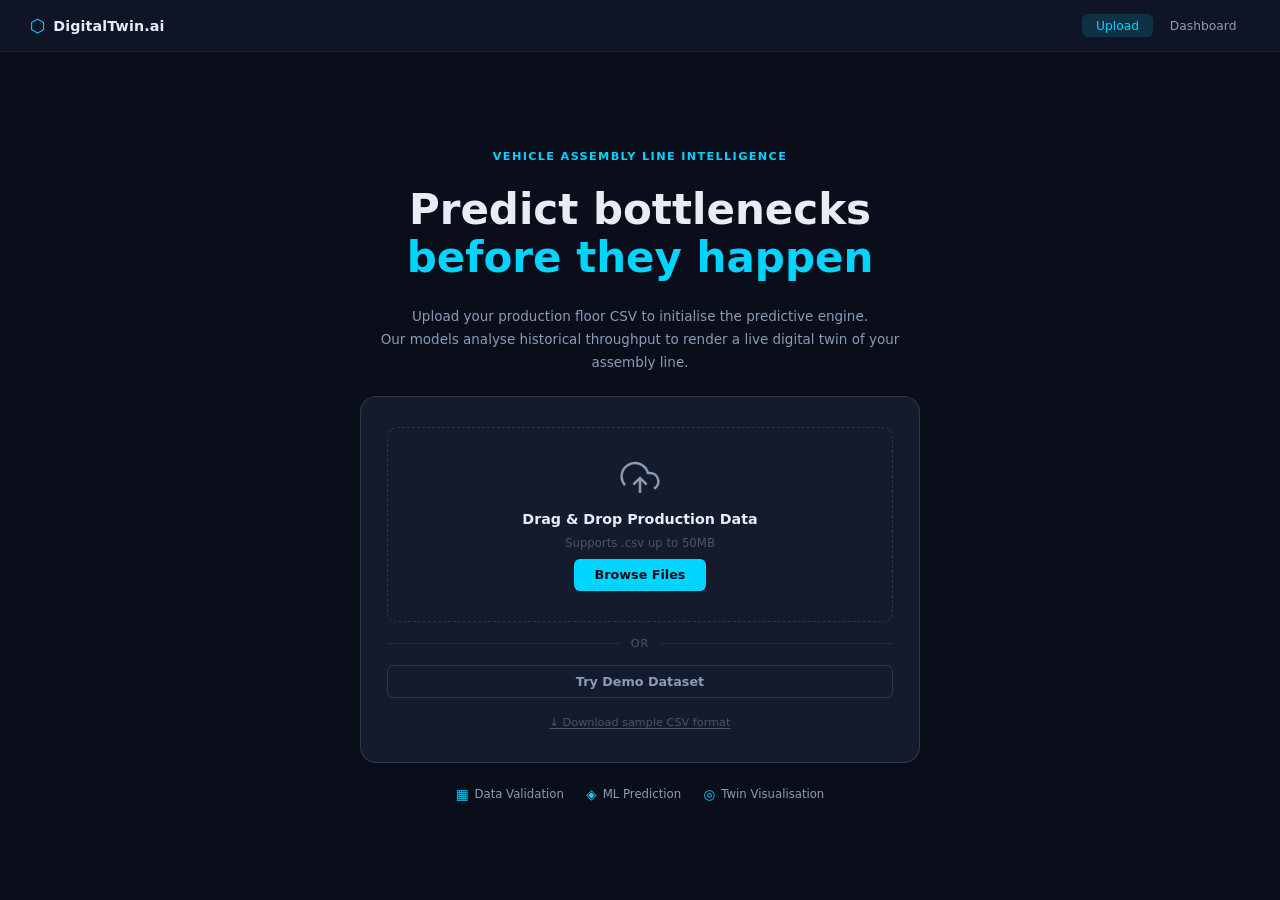
<file: design/index.html>
<!DOCTYPE html>
<html lang="en">
<head>
  <meta charset="UTF-8" />
  <meta name="viewport" content="width=device-width, initial-scale=1.0" />
  <title>DigitalTwin.ai — Predict bottlenecks before they happen</title>
  <link rel="stylesheet" href="styles.css" />
</head>
<body>

  <!-- NAV -->
  <nav class="nav">
    <div class="nav-brand">
      <span class="nav-logo">⬡</span>
      <span class="nav-name">DigitalTwin.ai</span>
    </div>
    <div class="nav-tabs">
      <a href="index.html" class="nav-tab nav-tab--active">Upload</a>
      <a href="dashboard.html" class="nav-tab">Dashboard</a>
    </div>
  </nav>

  <!-- HERO -->
  <main class="hero">
    <div class="hero-content">
      <p class="hero-eyebrow">Vehicle Assembly Line Intelligence</p>
      <h1 class="hero-headline">
        Predict bottlenecks<br />
        <span class="hero-headline--accent">before they happen</span>
      </h1>
      <p class="hero-sub">
        Upload your production floor CSV to initialise the predictive engine.<br />
        Our models analyse historical throughput to render a live digital twin of your assembly line.
      </p>

      <!-- UPLOAD CARD -->
      <div class="upload-card" id="uploadCard">
        <div class="upload-drop-zone" id="dropZone">
          <div class="upload-icon">
            <svg width="40" height="40" viewBox="0 0 24 24" fill="none" stroke="currentColor" stroke-width="1.5">
              <polyline points="16 16 12 12 8 16"></polyline>
              <line x1="12" y1="12" x2="12" y2="21"></line>
              <path d="M20.39 18.39A5 5 0 0 0 18 9h-1.26A8 8 0 1 0 3 16.3"></path>
            </svg>
          </div>
          <p class="upload-label">Drag &amp; Drop Production Data</p>
          <p class="upload-hint">Supports .csv up to 50MB</p>
          <label class="btn btn--primary" for="fileInput">Browse Files</label>
          <input type="file" id="fileInput" accept=".csv" hidden />
        </div>

        <!-- ERROR BANNER — shown only when validation fails -->
        <div class="upload-error hidden" id="uploadError"></div>

        <!-- WARNING BANNER — shown when file is valid but some rows were skipped -->
        <div class="upload-warning hidden" id="uploadWarning"></div>

        <div class="upload-divider">
          <span class="upload-divider-line"></span>
          <span class="upload-divider-text">or</span>
          <span class="upload-divider-line"></span>
        </div>

        <button class="btn btn--ghost" id="demoBtn" onclick="startDemo()">
          Try Demo Dataset
        </button>

        <button class="sample-link" onclick="downloadSampleCSV()">
          ↓ Download sample CSV format
        </button>
      </div>

      <!-- FEATURE PILLS -->
      <div class="features">
        <div class="feature">
          <span class="feature-icon">▦</span>
          <span class="feature-label">Data Validation</span>
        </div>
        <div class="feature">
          <span class="feature-icon">◈</span>
          <span class="feature-label">ML Prediction</span>
        </div>
        <div class="feature">
          <span class="feature-icon">◎</span>
          <span class="feature-label">Twin Visualisation</span>
        </div>
      </div>
    </div>
  </main>

  <!-- PROCESSING OVERLAY -->
  <div class="overlay hidden" id="processingOverlay">
    <div class="processing-card">
      <p class="processing-title">Analysing Production Line</p>
      <ul class="processing-steps" id="processingSteps">
        <li class="step step--pending" id="step1">Reading production data</li>
        <li class="step step--pending" id="step2">Validating sensor coverage</li>
        <li class="step step--pending" id="step3">Engineering production features</li>
        <li class="step step--pending" id="step4">Processing missing signals</li>
        <li class="step step--pending" id="step5">Running bottleneck prediction</li>
        <li class="step step--pending" id="step6">Building digital twin</li>
      </ul>
      <button class="btn btn--primary hidden" id="viewTwinBtn" onclick="window.location.href='dashboard.html'">
        View Digital Twin →
      </button>
    </div>
  </div>

  <script src="components/csv.js"></script>
  <script>
    const dropZone     = document.getElementById('dropZone');
    const errorBox      = document.getElementById('uploadError');
    const warningBox     = document.getElementById('uploadWarning');

    // ── FILE INPUT / DRAG & DROP ──────────────────────────────
    document.getElementById('fileInput').addEventListener('change', (e) => {
      if (e.target.files.length > 0) handleFile(e.target.files[0]);
    });

    dropZone.addEventListener('dragover', (e) => { e.preventDefault(); dropZone.classList.add('drop-zone--active'); });
    dropZone.addEventListener('dragleave', () => dropZone.classList.remove('drop-zone--active'));
    dropZone.addEventListener('drop', (e) => {
      e.preventDefault();
      dropZone.classList.remove('drop-zone--active');
      if (e.dataTransfer.files.length > 0) handleFile(e.dataTransfer.files[0]);
    });

    // ── BACKEND CONNECTION ────────────────────────────────────
    // If backend/main.py is running locally, we get real Isolation
    // Forest anomaly scoring. If it's not running (or unreachable),
    // we fall back to the client-side parser below — the demo never
    // breaks just because the server wasn't started.
    const API_BASE = 'http://localhost:8000';
    const API_TIMEOUT_MS = 2500;

    async function tryBackendUpload(file) {
      const controller = new AbortController();
      const timeout = setTimeout(() => controller.abort(), API_TIMEOUT_MS);
      try {
        const formData = new FormData();
        formData.append('file', file);
        const res = await fetch(`${API_BASE}/api/upload`, {
          method: 'POST',
          body: formData,
          signal: controller.signal,
        });
        clearTimeout(timeout);
        if (!res.ok) {
          const body = await res.json().catch(() => ({}));
          return { reachable: true, ok: false, errors: [body.detail || 'Backend rejected the file.'] };
        }
        const data = await res.json();
        return { reachable: true, ok: true, stations: data.stations, warnings: data.warnings || [] };
      } catch (err) {
        clearTimeout(timeout);
        return { reachable: false }; // server not running / network error — fall back silently
      }
    }

    // ── HANDLE UPLOADED FILE ──────────────────────────────────
    async function handleFile(file) {
      clearMessages();

      if (!file.name.toLowerCase().endsWith('.csv')) {
        showError('Please upload a .csv file.');
        return;
      }

      // Try the backend first — gives real ML anomaly scoring
      const backendResult = await tryBackendUpload(file);

      if (backendResult.reachable) {
        if (!backendResult.ok) {
          showError(backendResult.errors.join(' '));
          return;
        }
        finishUpload(file, backendResult.stations, backendResult.warnings, 'backend');
        return;
      }

      // Backend unreachable — fall back to the client-side parser
      const reader = new FileReader();
      reader.onload = (e) => {
        const result = processCSVFile(e.target.result);
        if (!result.ok) {
          showError(result.errors.join(' '));
          return;
        }
        finishUpload(file, result.stations, result.warnings, 'local');
      };
      reader.onerror = () => showError('Could not read that file. Please try again.');
      reader.readAsText(file);
    }

    function finishUpload(file, stations, warnings, engine) {
      if (warnings.length > 0) {
        showWarning(`${stations.length} station(s) loaded. ${warnings.length} row(s) skipped — ${warnings.slice(0, 2).join(' ')}${warnings.length > 2 ? ' …' : ''}`);
      }

      // Hand off to the dashboard via localStorage — this is a
      // plain multi-page site, so this is how index.html passes
      // parsed data to dashboard.html.
      localStorage.setItem('dt_upload', JSON.stringify({
        filename: file.name,
        uploadedAt: new Date().toISOString(),
        stations,
        engine, // 'backend' (real Isolation Forest) or 'local' (client-side rule-based only)
      }));

      startProcessing();
    }

    function startDemo() {
      clearMessages();
      localStorage.removeItem('dt_upload'); // fall back to built-in demo data
      startProcessing();
    }

    function showError(msg) {
      errorBox.textContent = '⚠ ' + msg;
      errorBox.classList.remove('hidden');
    }

    function showWarning(msg) {
      warningBox.textContent = 'ℹ ' + msg;
      warningBox.classList.remove('hidden');
    }

    function clearMessages() {
      errorBox.classList.add('hidden');
      warningBox.classList.add('hidden');
    }

    // ── PROCESSING ANIMATION ──────────────────────────────────
    function startProcessing() {
      document.getElementById('processingOverlay').classList.remove('hidden');
      const steps = ['step1','step2','step3','step4','step5','step6'];
      let i = 0;
      const delays = [600, 900, 700, 1000, 1400, 800];
      function tick() {
        if (i < steps.length) {
          document.getElementById(steps[i]).className = 'step step--done';
          i++;
          if (i < steps.length) {
            document.getElementById(steps[i]).className = 'step step--active';
            setTimeout(tick, delays[i]);
          } else {
            setTimeout(() => {
              document.getElementById('viewTwinBtn').classList.remove('hidden');
            }, 400);
          }
        }
      }
      document.getElementById(steps[0]).className = 'step step--active';
      setTimeout(tick, delays[0]);
    }
  </script>
</body>
</html>
</file>
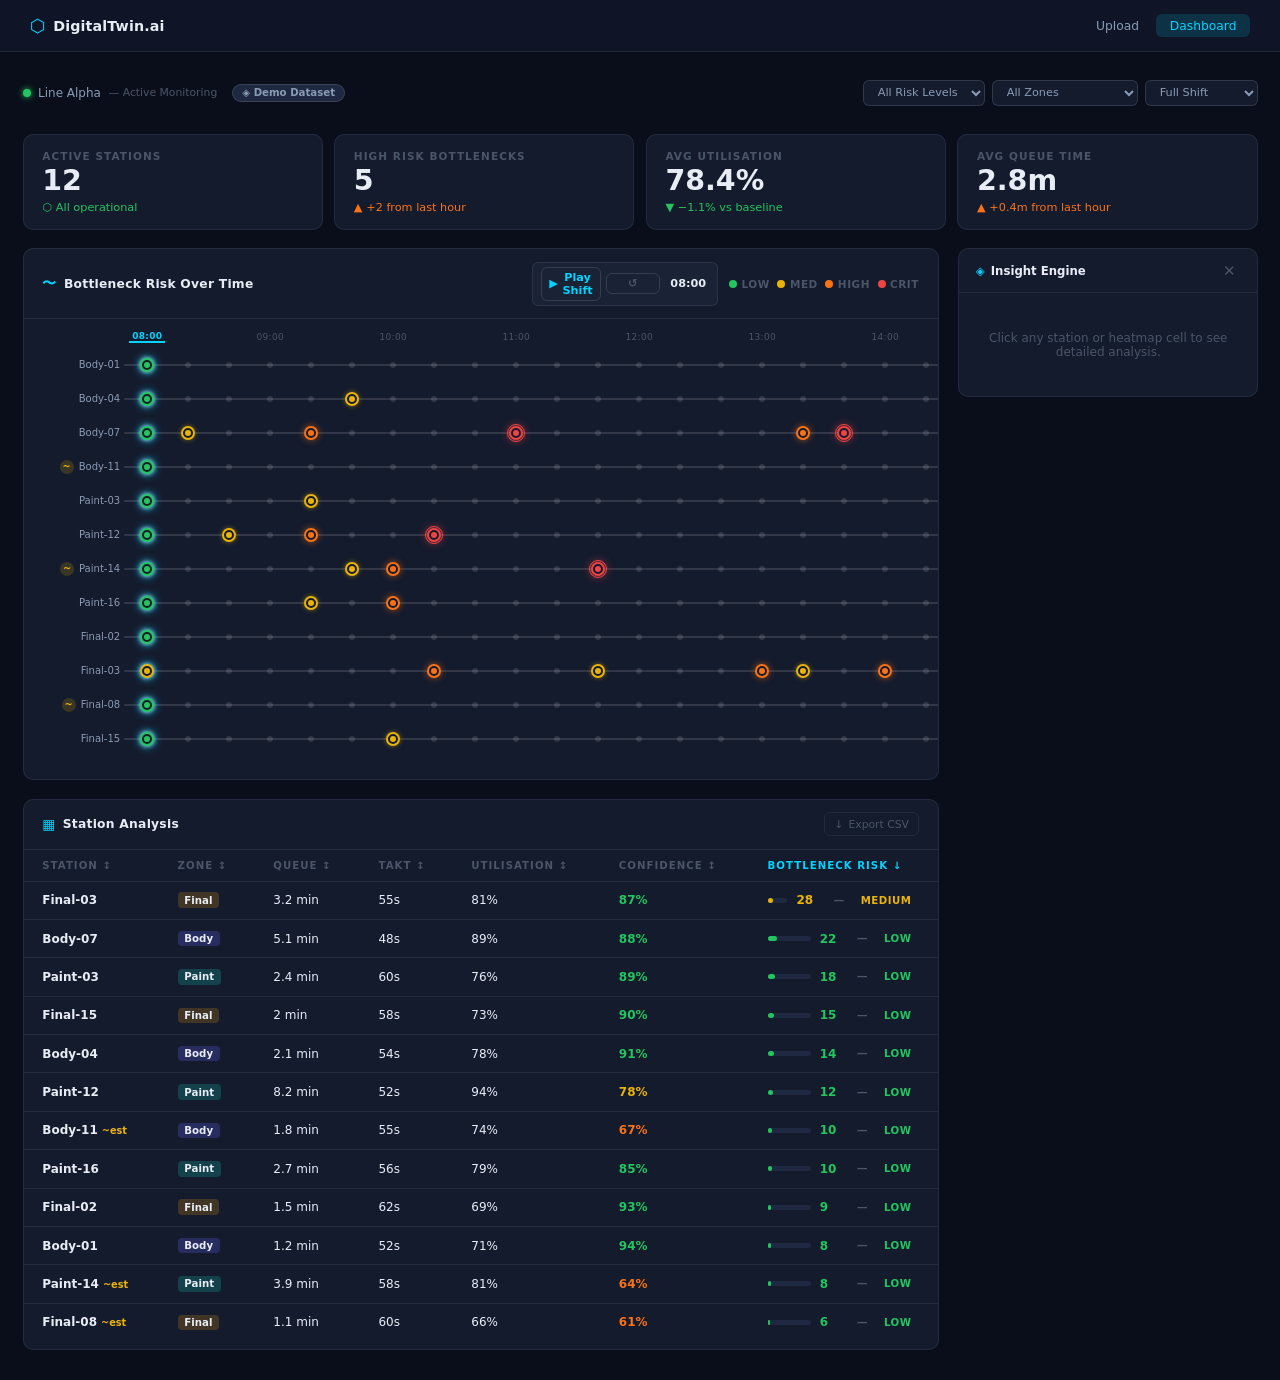
<file: design/dashboard.html>
<!DOCTYPE html>
<html lang="en">
<head>
  <meta charset="UTF-8" />
  <meta name="viewport" content="width=device-width, initial-scale=1.0" />
  <title>DigitalTwin.ai — Dashboard</title>
  <link rel="stylesheet" href="styles.css" />
</head>
<body>

  <!-- NAV -->
  <nav class="nav">
    <div class="nav-brand">
      <span class="nav-logo">⬡</span>
      <span class="nav-name">DigitalTwin.ai</span>
    </div>
    <div class="nav-tabs">
      <a href="index.html" class="nav-tab">Upload</a>
      <a href="dashboard.html" class="nav-tab nav-tab--active">Dashboard</a>
    </div>
  </nav>

  <!-- DASHBOARD BODY -->
  <div class="dashboard-main">

    <!-- SUBHEADER -->
    <div class="dash-subheader">
      <div class="dash-line-badge">
        <span class="line-dot"></span>
        <span>Line Alpha</span>
        <span class="text-muted" style="font-size:0.72rem;">— Active Monitoring</span>
        <span class="source-badge" id="sourceBadge"></span>
      </div>
      <div class="dash-filters">
        <select class="filter-select" id="filterRisk" onchange="applyFilters()">
          <option value="all">All Risk Levels</option>
          <option value="low">Low</option>
          <option value="medium">Medium</option>
          <option value="high">High</option>
          <option value="critical">Critical</option>
        </select>
        <select class="filter-select" id="filterZone" onchange="applyFilters()">
          <option value="all">All Zones</option>
          <option value="Body">Body Construction</option>
          <option value="Paint">Paint</option>
          <option value="Final">Final Assembly</option>
        </select>
        <select class="filter-select" id="filterTime" onchange="applyFilters()">
          <option value="all">Full Shift</option>
          <option value="1h">Last 1 Hour</option>
          <option value="4h">Last 4 Hours</option>
          <option value="8h">Last 8 Hours</option>
        </select>
      </div>
    </div>

    <!-- KPI ROW -->
    <div class="kpi-row">
      <div class="kpi-card">
        <span class="kpi-label">Active Stations</span>
        <span class="kpi-value" id="kpiActiveStations">42</span>
        <span class="kpi-delta kpi-delta--ok">
          <span>⬡</span> All operational
        </span>
      </div>
      <div class="kpi-card">
        <span class="kpi-label">High Risk Bottlenecks</span>
        <span class="kpi-value" id="kpiHighRisk">5</span>
        <span class="kpi-delta kpi-delta--warn">
          <span>▲</span> <span id="kpiHighRiskDelta">+2 from last hour</span>
        </span>
      </div>
      <div class="kpi-card">
        <span class="kpi-label">Avg Utilisation</span>
        <span class="kpi-value">78.4%</span>
        <span class="kpi-delta kpi-delta--ok">
          <span>▼</span> −1.1% vs baseline
        </span>
      </div>
      <div class="kpi-card">
        <span class="kpi-label">Avg Queue Time</span>
        <span class="kpi-value">2.8m</span>
        <span class="kpi-delta kpi-delta--warn">
          <span>▲</span> +0.4m from last hour
        </span>
      </div>
    </div>

    <!-- MAIN CONTENT: timeline + insight panel -->
    <div class="dashboard-body">

      <!-- LEFT COLUMN -->
      <div style="display:flex;flex-direction:column;gap:1.25rem;min-width:0;">

        <!-- BOTTLENECK TIMELINE -->
        <div class="panel">
          <div class="panel-header">
            <span class="panel-title">
              <span class="panel-title-icon">〜</span>
              Bottleneck Risk Over Time
            </span>
            <div class="panel-actions" style="display:flex;align-items:center;gap:0.75rem;">
              <div style="display:flex;align-items:center;gap:0.3rem;background:var(--bg-card-2);padding:0.25rem 0.5rem;border-radius:var(--radius-sm);border:1px solid rgba(255,255,255,0.08);">
                <button id="btnPlayPause" onclick="togglePlayback()" class="btn btn--ghost" style="padding:0.2rem 0.5rem;font-size:0.75rem;display:flex;align-items:center;gap:0.3rem;color:var(--brand-cyan);">
                  <span id="playIcon">▶</span> <span id="playText">Play Shift</span>
                </button>
                <button onclick="resetPlayback()" class="btn btn--ghost" style="padding:0.2rem 0.4rem;font-size:0.75rem;color:var(--text-muted);" title="Reset to start (08:00)">
                  ↺
                </button>
                <span id="kpiTimeLabel" style="font-size:0.75rem;font-weight:700;color:var(--text-primary);min-width:42px;text-align:center;margin-left:0.2rem;">08:00</span>
              </div>
              <div class="risk-legend">
                <span class="risk-pill"><span class="risk-dot risk-dot--low"></span>Low</span>
                <span class="risk-pill"><span class="risk-dot risk-dot--medium"></span>Med</span>
                <span class="risk-pill"><span class="risk-dot risk-dot--high"></span>High</span>
                <span class="risk-pill"><span class="risk-dot risk-dot--critical"></span>Crit</span>
              </div>
            </div>

          </div>
          <div class="timeline-wrap">
            <div id="timelineContainer"></div>
          </div>
        </div>

        <!-- STATION TABLE -->
        <div class="panel">
          <div class="panel-header">
            <span class="panel-title">
              <span class="panel-title-icon">▦</span>
              Station Analysis
            </span>
            <div class="panel-actions">
              <button class="export-btn">
                <span>↓</span> Export CSV
              </button>
            </div>
          </div>
          <div class="table-wrap">
            <table id="stationTable">
              <thead>
                <tr>
                  <th onclick="sortTable('name')" id="th-name">Station <span class="sort-arrow">↕</span></th>
                  <th onclick="sortTable('zone')" id="th-zone">Zone <span class="sort-arrow">↕</span></th>
                  <th onclick="sortTable('queue')" id="th-queue">Queue <span class="sort-arrow">↕</span></th>
                  <th onclick="sortTable('takt')" id="th-takt">Takt <span class="sort-arrow">↕</span></th>
                  <th onclick="sortTable('util')" id="th-util">Utilisation <span class="sort-arrow">↕</span></th>
                  <th onclick="sortTable('confidence')" id="th-confidence">Confidence <span class="sort-arrow">↕</span></th>
                  <th onclick="sortTable('risk')" id="th-risk" class="sorted">Bottleneck Risk <span class="sort-arrow">↓</span></th>
                </tr>
              </thead>
              <tbody id="stationTableBody"></tbody>
            </table>

          </div>
        </div>

      </div><!-- /LEFT COLUMN -->

      <!-- INSIGHT PANEL -->
      <div class="insight-panel" id="insightPanel">
        <div class="insight-header">
          <span class="insight-title">
            <span style="color:var(--brand-cyan)">◈</span>
            Insight Engine
          </span>
          <button class="insight-close" onclick="closeInsight()">✕</button>
        </div>
        <div class="insight-body" id="insightBody">
          <p style="font-size:0.8rem;color:var(--text-muted);text-align:center;padding:1.5rem 0;">
            Click any station or heatmap cell to see detailed analysis.
          </p>
        </div>
      </div>

    </div><!-- /dashboard-body -->
  </div><!-- /dashboard-main -->

  <!-- TOOLTIP -->
  <div class="tooltip" id="tooltip"></div>

  <!-- DATA + LOGIC -->
  <script src="components/data.js"></script>
  <script src="components/timeline.js"></script>
  <script src="components/table.js"></script>
  <script src="components/insight.js"></script>
  <script>
    // Boot
    document.getElementById('kpiActiveStations').textContent = STATIONS.length;
    if (uploadMeta) {
      const engineLabel = uploadMeta.engine === 'backend' ? 'ML: Isolation Forest' : 'Rule-based';
      document.getElementById('sourceBadge').textContent = `⬆ ${uploadMeta.filename} · ${engineLabel}`;
    } else {
      document.getElementById('sourceBadge').textContent = '◈ Demo Dataset';
    }
    renderTimeline();
    renderTable(STATIONS);
  </script>
</body>
</html>
</file>
<file: design/styles.css>
/* ============================================================
   DigitalTwin.ai — Global Styles
   Dark industrial aesthetic, green→red risk language
   ============================================================ */

*, *::before, *::after { box-sizing: border-box; margin: 0; padding: 0; }

:root {
  /* Brand */
  --brand-cyan: #00d4ff;
  --brand-cyan-dim: rgba(0, 212, 255, 0.15);

  /* Backgrounds */
  --bg-base:    #0a0e1a;
  --bg-surface: #0f1526;
  --bg-card:    #141b2d;
  --bg-card-2:  #1a2236;
  --bg-hover:   #1e2840;

  /* Borders */
  --border:       rgba(255,255,255,0.07);
  --border-light: rgba(255,255,255,0.12);

  /* Text */
  --text-primary:   #e8edf5;
  --text-secondary: #8a9bb5;
  --text-muted:     #4a5568;

  /* Risk colours */
  --risk-low:      #22c55e;
  --risk-medium:   #eab308;
  --risk-high:     #f97316;
  --risk-critical: #ef4444;

  /* Risk cell colours (semi-transparent for heatmap) */
  --cell-low:      rgba(34, 197, 94,  0.30);
  --cell-medium:   rgba(234, 179, 8,  0.45);
  --cell-high:     rgba(249, 115, 22, 0.55);
  --cell-critical: rgba(239, 68,  68, 0.65);

  /* Misc */
  --radius-sm: 6px;
  --radius-md: 10px;
  --radius-lg: 16px;
  --font: 'Inter', 'Segoe UI', system-ui, sans-serif;
}

html { font-size: 15px; }

body {
  background: var(--bg-base);
  color: var(--text-primary);
  font-family: var(--font);
  min-height: 100vh;
  -webkit-font-smoothing: antialiased;
}

a { color: inherit; text-decoration: none; }

/* ============================================================
   NAV
   ============================================================ */
.nav {
  display: flex;
  align-items: center;
  justify-content: space-between;
  padding: 0 2rem;
  height: 52px;
  background: var(--bg-surface);
  border-bottom: 1px solid var(--border);
  position: sticky;
  top: 0;
  z-index: 100;
}

.nav-brand {
  display: flex;
  align-items: center;
  gap: 0.5rem;
}

.nav-logo {
  font-size: 1.2rem;
  color: var(--brand-cyan);
}

.nav-name {
  font-size: 0.95rem;
  font-weight: 600;
  letter-spacing: 0.01em;
  color: var(--text-primary);
}

.nav-tabs {
  display: flex;
  gap: 0.25rem;
}

.nav-tab {
  padding: 0.3rem 0.9rem;
  font-size: 0.82rem;
  color: var(--text-secondary);
  border-radius: var(--radius-sm);
  transition: color 0.15s, background 0.15s;
}

.nav-tab:hover { color: var(--text-primary); background: var(--bg-hover); }

.nav-tab--active {
  color: var(--brand-cyan);
  background: var(--brand-cyan-dim);
}

/* ============================================================
   HERO / LANDING
   ============================================================ */
.hero {
  display: flex;
  align-items: center;
  justify-content: center;
  min-height: calc(100vh - 52px);
  padding: 3rem 1.5rem;
}

.hero-content {
  max-width: 560px;
  width: 100%;
  text-align: center;
  display: flex;
  flex-direction: column;
  align-items: center;
  gap: 1.5rem;
}

.hero-eyebrow {
  font-size: 0.75rem;
  font-weight: 600;
  letter-spacing: 0.12em;
  text-transform: uppercase;
  color: var(--brand-cyan);
}

.hero-headline {
  font-size: clamp(2rem, 5vw, 2.8rem);
  font-weight: 700;
  line-height: 1.15;
  color: var(--text-primary);
}

.hero-headline--accent {
  color: var(--brand-cyan);
}

.hero-sub {
  font-size: 0.9rem;
  color: var(--text-secondary);
  line-height: 1.7;
}

/* ============================================================
   UPLOAD CARD
   ============================================================ */
.upload-card {
  width: 100%;
  background: var(--bg-card);
  border: 1px solid var(--border-light);
  border-radius: var(--radius-lg);
  padding: 2rem 1.75rem;
  display: flex;
  flex-direction: column;
  gap: 1rem;
}

.upload-drop-zone {
  display: flex;
  flex-direction: column;
  align-items: center;
  gap: 0.6rem;
  padding: 2rem 1rem;
  border: 1.5px dashed var(--border-light);
  border-radius: var(--radius-md);
  transition: border-color 0.2s, background 0.2s;
  cursor: pointer;
}

.upload-drop-zone:hover,
.drop-zone--active {
  border-color: var(--brand-cyan);
  background: var(--brand-cyan-dim);
}

.upload-icon { color: var(--text-secondary); }
.upload-drop-zone:hover .upload-icon,
.drop-zone--active .upload-icon { color: var(--brand-cyan); }

.upload-label {
  font-size: 0.95rem;
  font-weight: 600;
  color: var(--text-primary);
}

.upload-hint {
  font-size: 0.78rem;
  color: var(--text-muted);
}

.upload-divider {
  display: flex;
  align-items: center;
  gap: 0.75rem;
}

.upload-divider-line {
  flex: 1;
  height: 1px;
  background: var(--border);
}

.upload-divider-text {
  font-size: 0.75rem;
  color: var(--text-muted);
  text-transform: uppercase;
  letter-spacing: 0.08em;
}

/* ============================================================
   BUTTONS
   ============================================================ */
.btn {
  display: inline-flex;
  align-items: center;
  justify-content: center;
  gap: 0.4rem;
  padding: 0.55rem 1.4rem;
  font-size: 0.85rem;
  font-weight: 600;
  border-radius: var(--radius-sm);
  border: none;
  cursor: pointer;
  transition: opacity 0.15s, background 0.15s;
  font-family: var(--font);
}

.btn--primary {
  background: var(--brand-cyan);
  color: #0a0e1a;
}

.btn--primary:hover { opacity: 0.88; }

.btn--ghost {
  background: transparent;
  color: var(--text-secondary);
  border: 1px solid var(--border-light);
  width: 100%;
}

.btn--ghost:hover {
  background: var(--bg-hover);
  color: var(--text-primary);
}

.btn--sm {
  padding: 0.35rem 0.85rem;
  font-size: 0.78rem;
}

/* ============================================================
   FEATURES ROW
   ============================================================ */
.features {
  display: flex;
  gap: 1.5rem;
  justify-content: center;
  flex-wrap: wrap;
}

.feature {
  display: flex;
  align-items: center;
  gap: 0.4rem;
  font-size: 0.78rem;
  color: var(--text-secondary);
}

.feature-icon {
  font-size: 0.9rem;
  color: var(--brand-cyan);
}

/* ============================================================
   PROCESSING OVERLAY
   ============================================================ */
.overlay {
  position: fixed;
  inset: 0;
  background: rgba(10, 14, 26, 0.92);
  backdrop-filter: blur(6px);
  display: flex;
  align-items: center;
  justify-content: center;
  z-index: 200;
}

.overlay.hidden { display: none; }

.processing-card {
  background: var(--bg-card);
  border: 1px solid var(--border-light);
  border-radius: var(--radius-lg);
  padding: 2.5rem 3rem;
  min-width: 360px;
  display: flex;
  flex-direction: column;
  gap: 1.5rem;
}

.processing-title {
  font-size: 1rem;
  font-weight: 700;
  color: var(--text-primary);
  text-align: center;
}

.processing-steps {
  list-style: none;
  display: flex;
  flex-direction: column;
  gap: 0.65rem;
}

.step {
  display: flex;
  align-items: center;
  gap: 0.75rem;
  font-size: 0.85rem;
  color: var(--text-muted);
  transition: color 0.3s;
}

.step::before {
  content: '○';
  font-size: 0.8rem;
  flex-shrink: 0;
  width: 16px;
  text-align: center;
}

.step--active {
  color: var(--brand-cyan);
}

.step--active::before {
  content: '●';
  color: var(--brand-cyan);
  animation: pulse 0.9s infinite;
}

.step--done {
  color: var(--risk-low);
}

.step--done::before {
  content: '✓';
  color: var(--risk-low);
}

@keyframes pulse { 0%,100% { opacity: 1; } 50% { opacity: 0.4; } }

/* ============================================================
   DASHBOARD LAYOUT
   ============================================================ */
.dashboard {
  display: grid;
  grid-template-rows: auto 1fr;
  min-height: calc(100vh - 52px);
}

.dashboard-main {
  display: flex;
  flex-direction: column;
  gap: 1.25rem;
  padding: 1.25rem 1.5rem 2rem;
  max-width: 1400px;
  width: 100%;
  margin: 0 auto;
}

/* ============================================================
   KPI CARDS ROW
   ============================================================ */
.kpi-row {
  display: grid;
  grid-template-columns: repeat(4, 1fr);
  gap: 0.75rem;
}

.kpi-card {
  background: var(--bg-card);
  border: 1px solid var(--border);
  border-radius: var(--radius-md);
  padding: 1rem 1.25rem;
  display: flex;
  flex-direction: column;
  gap: 0.35rem;
}

.kpi-label {
  font-size: 0.7rem;
  font-weight: 600;
  letter-spacing: 0.1em;
  text-transform: uppercase;
  color: var(--text-muted);
}

.kpi-value {
  font-size: 1.9rem;
  font-weight: 700;
  color: var(--text-primary);
  line-height: 1;
}

.kpi-delta {
  font-size: 0.75rem;
  color: var(--text-muted);
  display: flex;
  align-items: center;
  gap: 0.25rem;
}

.kpi-delta--warn { color: var(--risk-high); }
.kpi-delta--ok   { color: var(--risk-low); }

.kpi-icon {
  font-size: 1rem;
  margin-bottom: 0.15rem;
}

/* ============================================================
   PANEL / SECTION
   ============================================================ */
.panel {
  background: var(--bg-card);
  border: 1px solid var(--border);
  border-radius: var(--radius-md);
  overflow: hidden;
}

.panel-header {
  display: flex;
  align-items: center;
  justify-content: space-between;
  padding: 0.85rem 1.25rem;
  border-bottom: 1px solid var(--border);
}

.panel-title {
  font-size: 0.82rem;
  font-weight: 700;
  color: var(--text-primary);
  display: flex;
  align-items: center;
  gap: 0.5rem;
  letter-spacing: 0.02em;
}

.panel-title-icon { font-size: 0.9rem; color: var(--brand-cyan); }

.panel-actions {
  display: flex;
  align-items: center;
  gap: 0.5rem;
}

/* ============================================================
   RISK LEGEND PILLS
   ============================================================ */
.risk-legend {
  display: flex;
  gap: 0.5rem;
  align-items: center;
}

.risk-pill {
  display: flex;
  align-items: center;
  gap: 0.3rem;
  font-size: 0.7rem;
  font-weight: 600;
  color: var(--text-muted);
  letter-spacing: 0.05em;
  text-transform: uppercase;
}

.risk-dot {
  width: 8px;
  height: 8px;
  border-radius: 50%;
}

.risk-dot--low      { background: var(--risk-low); }
.risk-dot--medium   { background: var(--risk-medium); }
.risk-dot--high     { background: var(--risk-high); }
.risk-dot--critical { background: var(--risk-critical); }

/* ============================================================
   TIMELINE — scroll wrapper + pill cells
   ============================================================ */
.timeline-wrap {
  padding: 0.75rem 0 1rem;
  /* no overflow here — let the inner scroll wrapper handle it */
}

.tl-scroll-wrap {
  overflow-x: auto;
  padding: 0 1.25rem 0.75rem;
  /* custom scrollbar */
}

.tl-scroll-wrap::-webkit-scrollbar        { height: 5px; }
.tl-scroll-wrap::-webkit-scrollbar-track  { background: var(--bg-base); }
.tl-scroll-wrap::-webkit-scrollbar-thumb  { background: var(--border-light); border-radius: 99px; }

.tl-inner {
  display: flex;
  flex-direction: column;
  gap: 6px;
  min-width: max-content;
}

/* Header row (time labels) */
.tl-header-row {
  display: flex;
  gap: 5px;
  align-items: center;
  margin-bottom: 2px;
}

.tl-time-label {
  font-size: 0.6rem;
  color: var(--text-muted);
  text-align: center;
  flex-shrink: 0;
  letter-spacing: 0.03em;
}

/* Each station row */
.tl-row {
  display: flex;
  align-items: center;
  gap: 5px;
  height: 28px;
  position: relative;
}

.tl-station-label {
  display: flex;
  align-items: center;
  justify-content: flex-end;
  gap: 5px;
  flex-shrink: 0;
  font-size: 0.67rem;
  color: var(--text-secondary);
  white-space: nowrap;
  padding-right: 4px;
}

/* Background timeline connecting line */
.tl-connecting-line {
  position: absolute;
  top: 50%;
  left: 0;
  right: 0;
  height: 2px;
  background: var(--border-light);
  transform: translateY(-50%);
  z-index: 0;
  border-radius: 99px;
}

/* Milestone Dots */
.tl-milestone-dot {
  width: 14px;
  height: 14px;
  border-radius: 50%;
  display: flex;
  align-items: center;
  justify-content: center;
  cursor: pointer;
  transition: transform 0.15s ease, box-shadow 0.15s ease, filter 0.15s ease;
  position: relative;
  background: var(--bg-card);
  border: 2px solid currentColor;
}

.tl-milestone-dot .dot-inner {
  width: 6px;
  height: 6px;
  border-radius: 50%;
  background: currentColor;
}

.tl-milestone-dot:hover {
  transform: scale(1.4);
  filter: brightness(1.3);
  z-index: 10;
  box-shadow: 0 0 10px currentColor;
}

/* Minor tick along line */
.tl-minor-tick {
  width: 6px;
  height: 6px;
  border-radius: 50%;
  background: var(--border-light);
  cursor: pointer;
  transition: transform 0.12s, background 0.12s;
}

.tl-minor-tick:hover {
  transform: scale(1.5);
  background: var(--text-secondary);
}

/* Risk colour milestone variants */
.dot--low {
  color: var(--risk-low);
  box-shadow: 0 0 4px rgba(34, 197, 94, 0.4);
}

.dot--medium {
  color: var(--risk-medium);
  box-shadow: 0 0 5px rgba(234, 179, 8, 0.5);
}

.dot--high {
  color: var(--risk-high);
  box-shadow: 0 0 7px rgba(249, 115, 22, 0.6);
}

.dot--critical {
  color: var(--risk-critical);
  box-shadow: 0 0 10px rgba(239, 68, 68, 0.8);
}

/* Pulse ring animation for critical milestone dots */
.pulse-ring::after {
  content: '';
  position: absolute;
  inset: -4px;
  border-radius: 50%;
  border: 1.5px solid var(--risk-critical);
  animation: dotPulse 1.8s infinite ease-out;
  pointer-events: none;
}

@keyframes dotPulse {
  0% { transform: scale(0.8); opacity: 1; }
  100% { transform: scale(1.8); opacity: 0; }
}

/* ============================================================
   TOOLTIP
   ============================================================ */
.tooltip {
  position: fixed;
  background: var(--bg-card-2);
  border: 1px solid var(--border-light);
  border-radius: var(--radius-md);
  padding: 0.85rem 1rem;
  font-size: 0.78rem;
  color: var(--text-primary);
  pointer-events: none;
  z-index: 500;
  min-width: 180px;
  box-shadow: 0 8px 24px rgba(0,0,0,0.5);
  display: none;
}

.tooltip.visible { display: block; }

.tooltip-station {
  font-weight: 700;
  font-size: 0.85rem;
  margin-bottom: 0.5rem;
  color: var(--brand-cyan);
}

.tooltip-time {
  font-size: 0.7rem;
  color: var(--text-muted);
  margin-bottom: 0.6rem;
}

.tooltip-row {
  display: flex;
  justify-content: space-between;
  gap: 1.25rem;
  padding: 0.2rem 0;
  border-top: 1px solid var(--border);
}

.tooltip-key { color: var(--text-muted); }
.tooltip-val { font-weight: 600; }

.tooltip-risk-badge {
  display: inline-block;
  margin-top: 0.5rem;
  padding: 0.2rem 0.55rem;
  border-radius: 4px;
  font-size: 0.72rem;
  font-weight: 700;
  letter-spacing: 0.06em;
  text-transform: uppercase;
}

.badge--low      { background: rgba(34,197,94,0.2);  color: var(--risk-low); }
.badge--medium   { background: rgba(234,179,8,0.2);  color: var(--risk-medium); }
.badge--high     { background: rgba(249,115,22,0.2); color: var(--risk-high); }
.badge--critical { background: rgba(239,68,68,0.2);  color: var(--risk-critical); }

/* ============================================================
   STATION TABLE
   ============================================================ */
.table-wrap {
  overflow-x: auto;
  padding: 0 0 0.5rem;
}

table {
  width: 100%;
  border-collapse: collapse;
  font-size: 0.8rem;
}

thead th {
  padding: 0.65rem 1.25rem;
  text-align: left;
  font-size: 0.68rem;
  font-weight: 700;
  letter-spacing: 0.1em;
  text-transform: uppercase;
  color: var(--text-muted);
  border-bottom: 1px solid var(--border);
  white-space: nowrap;
  cursor: pointer;
  user-select: none;
}

thead th:hover { color: var(--text-secondary); }
thead th.sorted { color: var(--brand-cyan); }

tbody tr {
  border-bottom: 1px solid var(--border);
  transition: background 0.12s;
  cursor: pointer;
}

tbody tr:hover { background: var(--bg-hover); }
tbody tr:last-child { border-bottom: none; }

tbody td {
  padding: 0.7rem 1.25rem;
  color: var(--text-primary);
}

.td-station { font-weight: 600; }

.td-risk {
  font-weight: 700;
}

.risk-bar-wrap {
  display: flex;
  align-items: center;
  gap: 0.6rem;
}

.risk-bar-bg {
  flex: 1;
  height: 5px;
  background: var(--bg-hover);
  border-radius: 99px;
  max-width: 80px;
}

.risk-bar-fill {
  height: 100%;
  border-radius: 99px;
}

.risk-tag {
  display: inline-block;
  padding: 0.18rem 0.5rem;
  border-radius: 4px;
  font-size: 0.68rem;
  font-weight: 700;
  letter-spacing: 0.05em;
  text-transform: uppercase;
}

/* ============================================================
   INSIGHT PANEL (right sidebar)
   ============================================================ */
.dashboard-body {
  display: grid;
  grid-template-columns: 1fr 300px;
  gap: 1.25rem;
  align-items: start;
}

.insight-panel {
  background: var(--bg-card);
  border: 1px solid var(--border);
  border-radius: var(--radius-md);
  overflow: hidden;
  position: sticky;
  top: calc(52px + 1.25rem);
}

.insight-header {
  display: flex;
  align-items: center;
  justify-content: space-between;
  padding: 0.85rem 1.1rem;
  border-bottom: 1px solid var(--border);
}

.insight-title {
  font-size: 0.78rem;
  font-weight: 700;
  color: var(--text-primary);
  display: flex;
  align-items: center;
  gap: 0.4rem;
}

.insight-close {
  background: none;
  border: none;
  color: var(--text-muted);
  cursor: pointer;
  font-size: 1rem;
  padding: 0.1rem 0.3rem;
  border-radius: 4px;
  line-height: 1;
}

.insight-close:hover { background: var(--bg-hover); color: var(--text-primary); }

.insight-body { padding: 1rem 1.1rem; display: flex; flex-direction: column; gap: 1rem; }

.insight-station-name {
  font-size: 1rem;
  font-weight: 700;
  color: var(--brand-cyan);
}

.insight-risk-score {
  display: flex;
  align-items: baseline;
  gap: 0.3rem;
}

.insight-risk-number {
  font-size: 2.2rem;
  font-weight: 800;
  line-height: 1;
}

.insight-risk-denom {
  font-size: 0.85rem;
  color: var(--text-muted);
}

.insight-trend {
  font-size: 0.78rem;
  font-weight: 600;
  padding: 0.25rem 0.6rem;
  border-radius: 4px;
  display: inline-flex;
  align-items: center;
  gap: 0.3rem;
}

.trend--up   { background: rgba(239,68,68,0.15);  color: var(--risk-critical); }
.trend--down { background: rgba(34,197,94,0.15);  color: var(--risk-low); }
.trend--flat { background: rgba(138,155,181,0.15); color: var(--text-secondary); }

.insight-section-label {
  font-size: 0.65rem;
  font-weight: 700;
  letter-spacing: 0.1em;
  text-transform: uppercase;
  color: var(--text-muted);
  margin-bottom: 0.5rem;
}

.factor-row {
  display: flex;
  flex-direction: column;
  gap: 0.25rem;
  padding: 0.55rem 0.75rem;
  background: var(--bg-card-2);
  border-radius: var(--radius-sm);
  margin-bottom: 0.4rem;
}

.factor-top {
  display: flex;
  justify-content: space-between;
  align-items: center;
}

.factor-name { font-size: 0.75rem; color: var(--text-secondary); }
.factor-pct  { font-size: 0.8rem;  font-weight: 700; color: var(--risk-critical); }

.factor-bar-bg {
  height: 4px;
  background: var(--bg-hover);
  border-radius: 99px;
}

.factor-bar-fill {
  height: 100%;
  border-radius: 99px;
  background: var(--risk-critical);
}

.factor-desc {
  font-size: 0.7rem;
  color: var(--text-muted);
  line-height: 1.5;
  margin-top: 0.15rem;
}

.confidence-row {
  display: flex;
  align-items: center;
  justify-content: space-between;
  padding: 0.6rem 0.75rem;
  background: var(--bg-card-2);
  border-radius: var(--radius-sm);
  font-size: 0.78rem;
}

.confidence-label { color: var(--text-muted); }
.confidence-value { font-weight: 700; color: var(--risk-medium); }

/* ============================================================
   DASHBOARD SUBHEADER
   ============================================================ */
.dash-subheader {
  display: flex;
  align-items: center;
  justify-content: space-between;
  padding: 0.6rem 0;
}

.dash-line-badge {
  display: flex;
  align-items: center;
  gap: 0.5rem;
  font-size: 0.8rem;
  color: var(--text-secondary);
}

.line-dot {
  width: 8px;
  height: 8px;
  border-radius: 50%;
  background: var(--risk-low);
  box-shadow: 0 0 6px var(--risk-low);
  animation: pulse 2s infinite;
}

.dash-filters {
  display: flex;
  gap: 0.5rem;
}

.filter-select {
  background: var(--bg-card);
  border: 1px solid var(--border-light);
  border-radius: var(--radius-sm);
  color: var(--text-secondary);
  font-size: 0.75rem;
  padding: 0.3rem 0.65rem;
  font-family: var(--font);
  cursor: pointer;
}

.filter-select:focus { outline: 1px solid var(--brand-cyan); }

/* ============================================================
   UTILITIES
   ============================================================ */
.hidden { display: none !important; }
.text-muted { color: var(--text-muted); }
.text-cyan  { color: var(--brand-cyan); }
.fw-700     { font-weight: 700; }

.export-btn {
  display: flex;
  align-items: center;
  gap: 0.35rem;
  font-size: 0.72rem;
  color: var(--text-muted);
  padding: 0.3rem 0.6rem;
  border: 1px solid var(--border);
  border-radius: var(--radius-sm);
  background: none;
  cursor: pointer;
  font-family: var(--font);
}

.export-btn:hover { background: var(--bg-hover); color: var(--text-primary); }

/* Scrollbar styling */
::-webkit-scrollbar { width: 6px; height: 6px; }
::-webkit-scrollbar-track { background: var(--bg-base); }
::-webkit-scrollbar-thumb { background: var(--border-light); border-radius: 99px; }
::-webkit-scrollbar-thumb:hover { background: var(--text-muted); }

/* ============================================================
   SENSOR-POOR INDICATOR (timeline label)
   ============================================================ */
.sensor-poor-dot {
  display: inline-flex;
  align-items: center;
  justify-content: center;
  width: 14px;
  height: 14px;
  border-radius: 50%;
  background: rgba(234, 179, 8, 0.18);
  color: var(--risk-medium);
  font-size: 0.65rem;
  font-weight: 700;
  flex-shrink: 0;
  cursor: help;
}

/* ============================================================
   CSV UPLOAD — error / warning banners + sample link
   ============================================================ */
.upload-error {
  font-size: 0.78rem;
  color: var(--risk-critical);
  background: rgba(239, 68, 68, 0.1);
  border: 1px solid rgba(239, 68, 68, 0.3);
  border-radius: var(--radius-sm);
  padding: 0.6rem 0.85rem;
  line-height: 1.5;
}

.upload-warning {
  font-size: 0.78rem;
  color: var(--risk-medium);
  background: rgba(234, 179, 8, 0.1);
  border: 1px solid rgba(234, 179, 8, 0.3);
  border-radius: var(--radius-sm);
  padding: 0.6rem 0.85rem;
  line-height: 1.5;
}

.sample-link {
  background: none;
  border: none;
  color: var(--text-muted);
  font-size: 0.75rem;
  font-family: var(--font);
  cursor: pointer;
  text-decoration: underline;
  text-underline-offset: 2px;
  padding: 0.2rem;
}

.sample-link:hover { color: var(--brand-cyan); }

/* ============================================================
   DASHBOARD — data source badge
   ============================================================ */
.source-badge {
  font-size: 0.68rem;
  font-weight: 600;
  color: var(--text-secondary);
  background: var(--bg-hover);
  border: 1px solid var(--border-light);
  border-radius: 99px;
  padding: 0.15rem 0.6rem;
  margin-left: 0.5rem;
}
</file>
